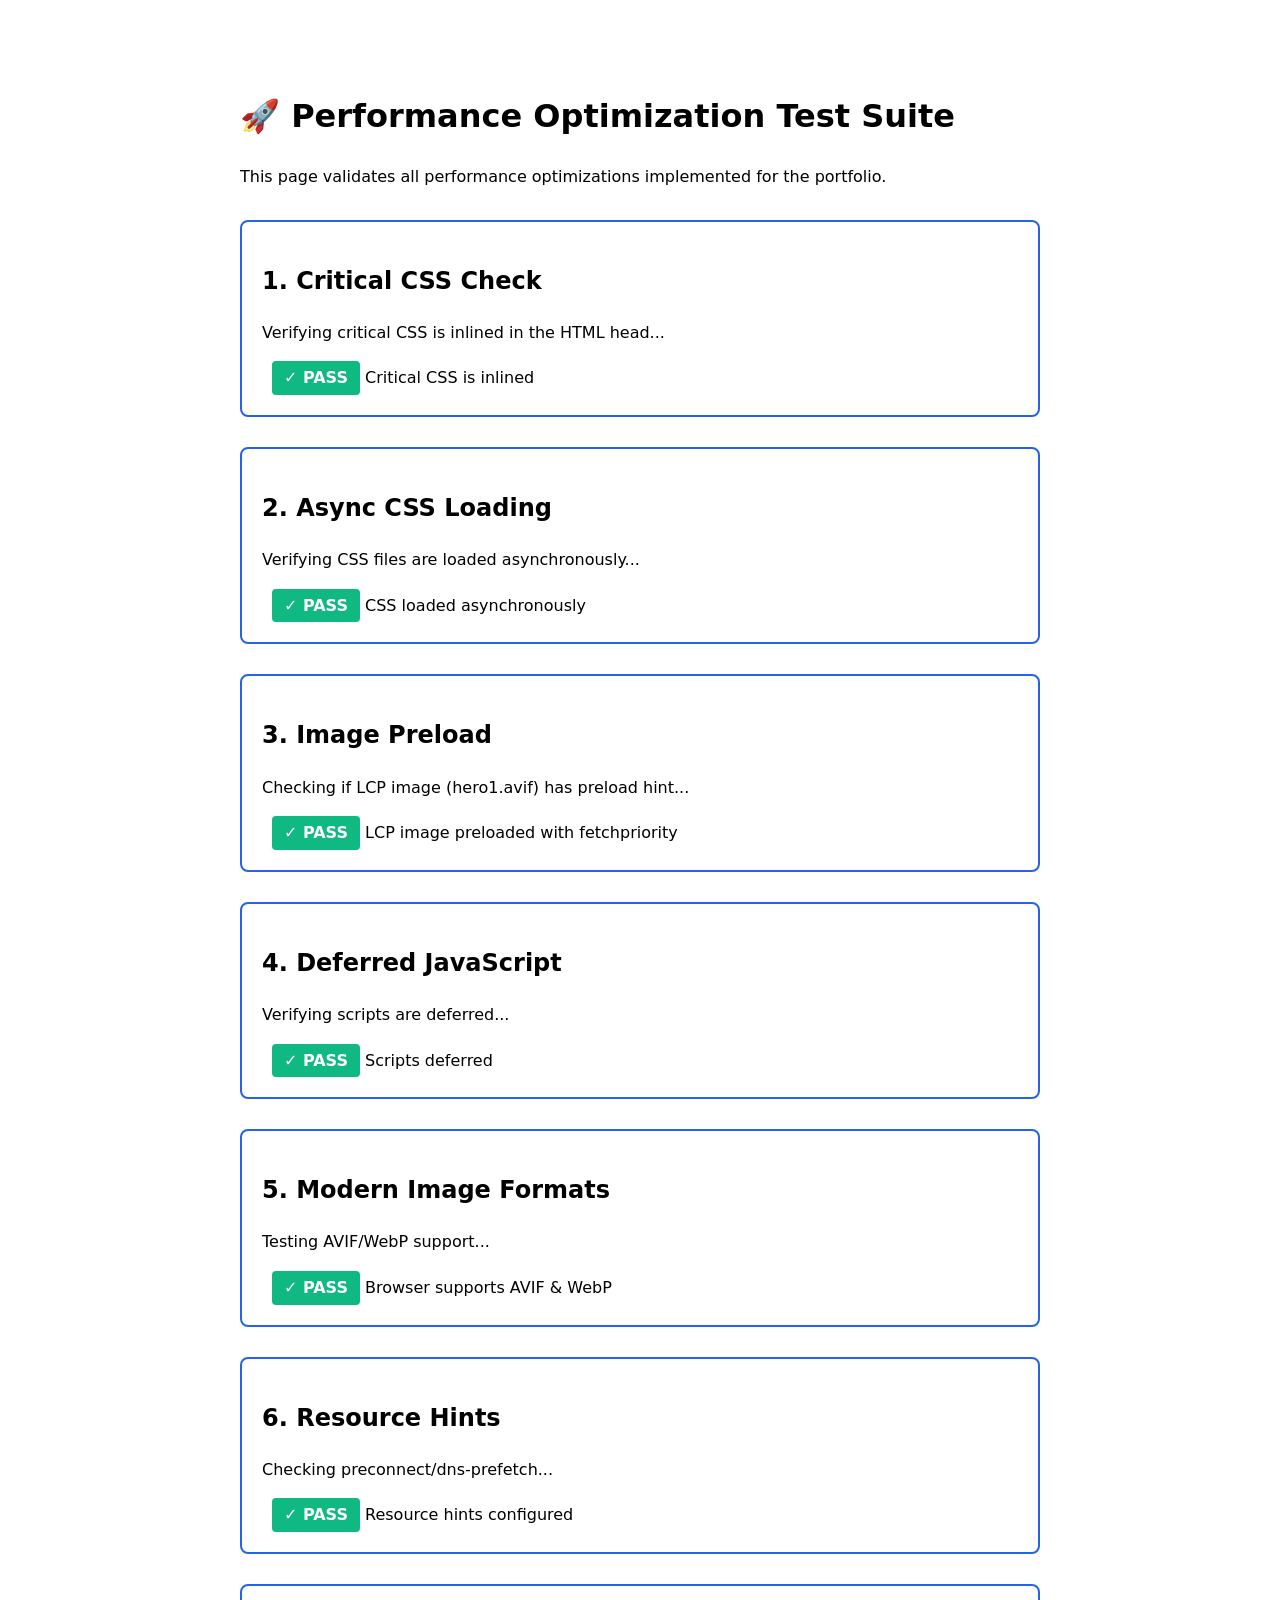
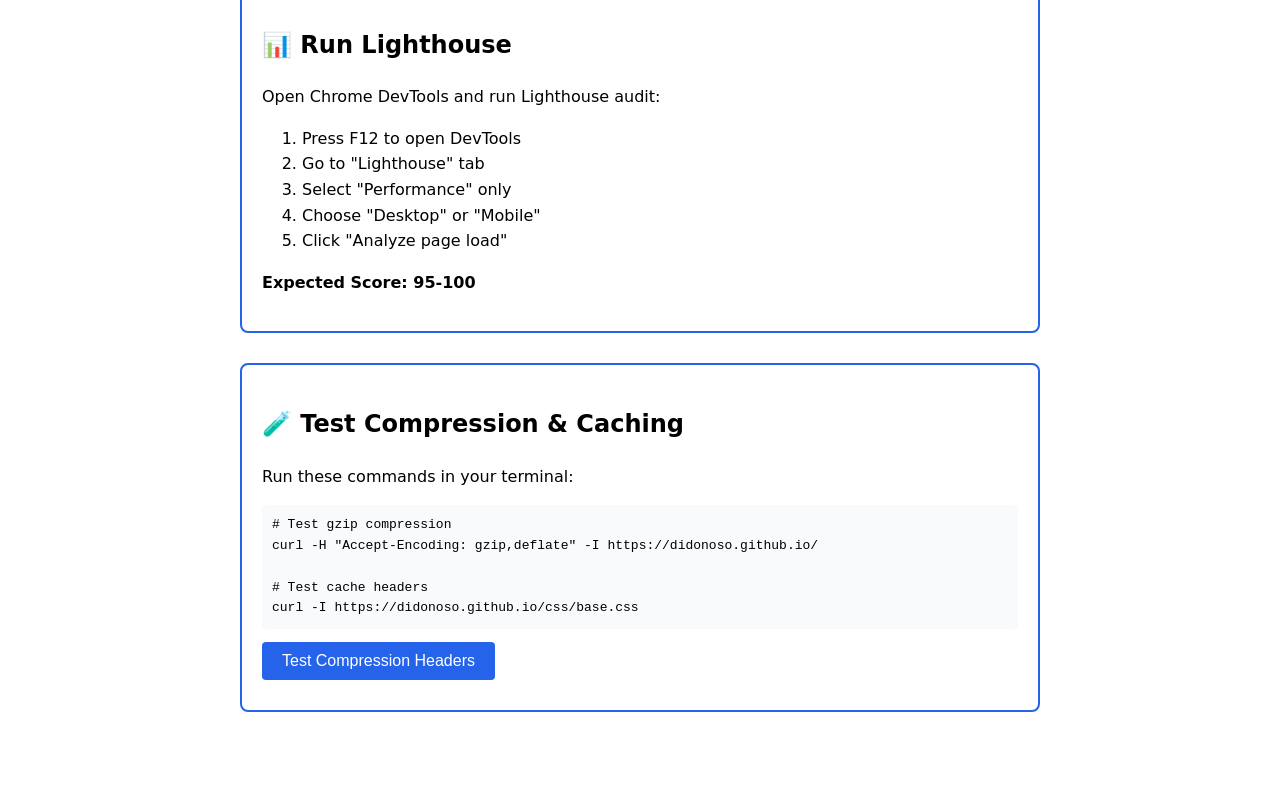
<file: performance-test.html>
<!DOCTYPE html>
<html lang="en">
<head>
    <meta charset="UTF-8">
    <meta name="viewport" content="width=device-width, initial-scale=1.0">
    <title>Performance Test - Diego Donoso Portfolio</title>
    <style>
        body {
            font-family: system-ui, -apple-system, sans-serif;
            max-width: 800px;
            margin: 50px auto;
            padding: 20px;
            line-height: 1.6;
        }
        .test-section {
            margin: 30px 0;
            padding: 20px;
            border: 2px solid #2563eb;
            border-radius: 8px;
        }
        .status {
            display: inline-block;
            padding: 4px 12px;
            border-radius: 4px;
            font-weight: bold;
            margin-left: 10px;
        }
        .pass { background: #10b981; color: white; }
        .fail { background: #ef4444; color: white; }
        .pending { background: #f59e0b; color: white; }
        button {
            background: #2563eb;
            color: white;
            padding: 10px 20px;
            border: none;
            border-radius: 4px;
            cursor: pointer;
            font-size: 16px;
        }
        button:hover {
            background: #1d4ed8;
        }
        pre {
            background: #f8fafc;
            padding: 10px;
            border-radius: 4px;
            overflow-x: auto;
        }
    </style>
</head>
<body>
    <h1>🚀 Performance Optimization Test Suite</h1>
    <p>This page validates all performance optimizations implemented for the portfolio.</p>
    
    <div class="test-section">
        <h2>1. Critical CSS Check</h2>
        <p>Verifying critical CSS is inlined in the HTML head...</p>
        <div id="critical-css-result">
            <span class="status pending">TESTING</span>
        </div>
    </div>

    <div class="test-section">
        <h2>2. Async CSS Loading</h2>
        <p>Verifying CSS files are loaded asynchronously...</p>
        <div id="async-css-result">
            <span class="status pending">TESTING</span>
        </div>
    </div>

    <div class="test-section">
        <h2>3. Image Preload</h2>
        <p>Checking if LCP image (hero1.avif) has preload hint...</p>
        <div id="preload-result">
            <span class="status pending">TESTING</span>
        </div>
    </div>

    <div class="test-section">
        <h2>4. Deferred JavaScript</h2>
        <p>Verifying scripts are deferred...</p>
        <div id="defer-result">
            <span class="status pending">TESTING</span>
        </div>
    </div>

    <div class="test-section">
        <h2>5. Modern Image Formats</h2>
        <p>Testing AVIF/WebP support...</p>
        <div id="image-format-result">
            <span class="status pending">TESTING</span>
        </div>
    </div>

    <div class="test-section">
        <h2>6. Resource Hints</h2>
        <p>Checking preconnect/dns-prefetch...</p>
        <div id="resource-hints-result">
            <span class="status pending">TESTING</span>
        </div>
    </div>

    <div class="test-section">
        <h2>📊 Run Lighthouse</h2>
        <p>Open Chrome DevTools and run Lighthouse audit:</p>
        <ol>
            <li>Press F12 to open DevTools</li>
            <li>Go to "Lighthouse" tab</li>
            <li>Select "Performance" only</li>
            <li>Choose "Desktop" or "Mobile"</li>
            <li>Click "Analyze page load"</li>
        </ol>
        <p><strong>Expected Score: 95-100</strong></p>
    </div>

    <div class="test-section">
        <h2>🧪 Test Compression & Caching</h2>
        <p>Run these commands in your terminal:</p>
        <pre><code># Test gzip compression
curl -H "Accept-Encoding: gzip,deflate" -I https://didonoso.github.io/

# Test cache headers
curl -I https://didonoso.github.io/css/base.css</code></pre>
        <button onclick="testCompression()">Test Compression Headers</button>
        <div id="compression-result" style="margin-top: 10px;"></div>
    </div>

    <script>
        // Run tests when page loads
        window.addEventListener('DOMContentLoaded', function() {
            runAllTests();
        });

        async function runAllTests() {
            await testCriticalCSS();
            await testAsyncCSS();
            await testPreload();
            await testDefer();
            await testImageFormats();
            await testResourceHints();
        }

        async function testCriticalCSS() {
            const result = document.getElementById('critical-css-result');
            
            // Fetch index.html and check for inline styles
            try {
                const response = await fetch('../index.html');
                const html = await response.text();
                
                const hasInlineCSS = html.includes('<style>') && html.includes('Critical above-the-fold styles');
                const hasCSSVariables = html.includes('--color-primary') && html.includes(':root');
                
                if (hasInlineCSS && hasCSSVariables) {
                    result.innerHTML = '<span class="status pass">✓ PASS</span> Critical CSS is inlined';
                } else {
                    result.innerHTML = '<span class="status fail">✗ FAIL</span> Critical CSS not found';
                }
            } catch (error) {
                result.innerHTML = '<span class="status fail">✗ ERROR</span> Could not fetch index.html';
            }
        }

        async function testAsyncCSS() {
            const result = document.getElementById('async-css-result');
            
            try {
                const response = await fetch('../index.html');
                const html = await response.text();
                
                const hasPreload = html.includes('rel="preload"') && html.includes('as="style"');
                const hasOnload = html.includes('onload="this.onload=null;this.rel=\'stylesheet\'"');
                
                if (hasPreload && hasOnload) {
                    result.innerHTML = '<span class="status pass">✓ PASS</span> CSS loaded asynchronously';
                } else {
                    result.innerHTML = '<span class="status fail">✗ FAIL</span> CSS not async';
                }
            } catch (error) {
                result.innerHTML = '<span class="status fail">✗ ERROR</span> Test failed';
            }
        }

        async function testPreload() {
            const result = document.getElementById('preload-result');
            
            try {
                const response = await fetch('../index.html');
                const html = await response.text();
                
                const hasImagePreload = html.includes('rel="preload"') && 
                                       html.includes('as="image"') && 
                                       html.includes('hero1.avif');
                const hasFetchPriority = html.includes('fetchpriority="high"');
                
                if (hasImagePreload) {
                    result.innerHTML = '<span class="status pass">✓ PASS</span> LCP image preloaded' + 
                                      (hasFetchPriority ? ' with fetchpriority' : '');
                } else {
                    result.innerHTML = '<span class="status fail">✗ FAIL</span> Image preload missing';
                }
            } catch (error) {
                result.innerHTML = '<span class="status fail">✗ ERROR</span> Test failed';
            }
        }

        async function testDefer() {
            const result = document.getElementById('defer-result');
            
            try {
                const response = await fetch('../index.html');
                const html = await response.text();
                
                const hasDefer = html.includes('defer src="js/script.js"') && 
                                html.includes('defer src="https://cdn.jsdelivr.net');
                
                if (hasDefer) {
                    result.innerHTML = '<span class="status pass">✓ PASS</span> Scripts deferred';
                } else {
                    result.innerHTML = '<span class="status fail">✗ FAIL</span> Scripts not deferred';
                }
            } catch (error) {
                result.innerHTML = '<span class="status fail">✗ ERROR</span> Test failed';
            }
        }

        async function testImageFormats() {
            const result = document.getElementById('image-format-result');
            
            // Test AVIF support
            const avif = await testImageFormat('avif');
            const webp = await testImageFormat('webp');
            
            if (avif) {
                result.innerHTML = '<span class="status pass">✓ PASS</span> Browser supports AVIF & WebP';
            } else if (webp) {
                result.innerHTML = '<span class="status pass">✓ PASS</span> Browser supports WebP (AVIF fallback OK)';
            } else {
                result.innerHTML = '<span class="status fail">⚠ WARNING</span> Limited image format support';
            }
        }

        function testImageFormat(format) {
            return new Promise((resolve) => {
                const testImages = {
                    'avif': '[data-uri]',
                    'webp': '[data-uri]'
                };
                
                const img = new Image();
                img.onload = () => resolve(true);
                img.onerror = () => resolve(false);
                img.src = testImages[format];
            });
        }

        async function testResourceHints() {
            const result = document.getElementById('resource-hints-result');
            
            try {
                const response = await fetch('../index.html');
                const html = await response.text();
                
                const hasPreconnect = html.includes('rel="preconnect"') && html.includes('cdn.jsdelivr.net');
                const hasDNSPrefetch = html.includes('rel="dns-prefetch"');
                
                if (hasPreconnect && hasDNSPrefetch) {
                    result.innerHTML = '<span class="status pass">✓ PASS</span> Resource hints configured';
                } else {
                    result.innerHTML = '<span class="status fail">✗ FAIL</span> Resource hints missing';
                }
            } catch (error) {
                result.innerHTML = '<span class="status fail">✗ ERROR</span> Test failed';
            }
        }

        async function testCompression() {
            const result = document.getElementById('compression-result');
            result.innerHTML = '<p>Checking compression headers...</p>';
            
            try {
                const response = await fetch('../css/base.css');
                const headers = response.headers;
                
                const contentEncoding = headers.get('content-encoding');
                const cacheControl = headers.get('cache-control');
                
                let message = '<pre>';
                message += `Content-Encoding: ${contentEncoding || 'Not set'}\n`;
                message += `Cache-Control: ${cacheControl || 'Not set'}\n`;
                message += `Content-Type: ${headers.get('content-type') || 'Not set'}`;
                message += '</pre>';
                
                if (contentEncoding && (contentEncoding.includes('gzip') || contentEncoding.includes('br'))) {
                    message += '<p><span class="status pass">✓</span> Compression is enabled</p>';
                } else {
                    message += '<p><span class="status pending">⚠</span> Compression may not be configured (or already decompressed by browser)</p>';
                }
                
                result.innerHTML = message;
            } catch (error) {
                result.innerHTML = '<p><span class="status fail">✗</span> Error testing compression</p>';
            }
        }
    </script>
</body>
</html>
</file>
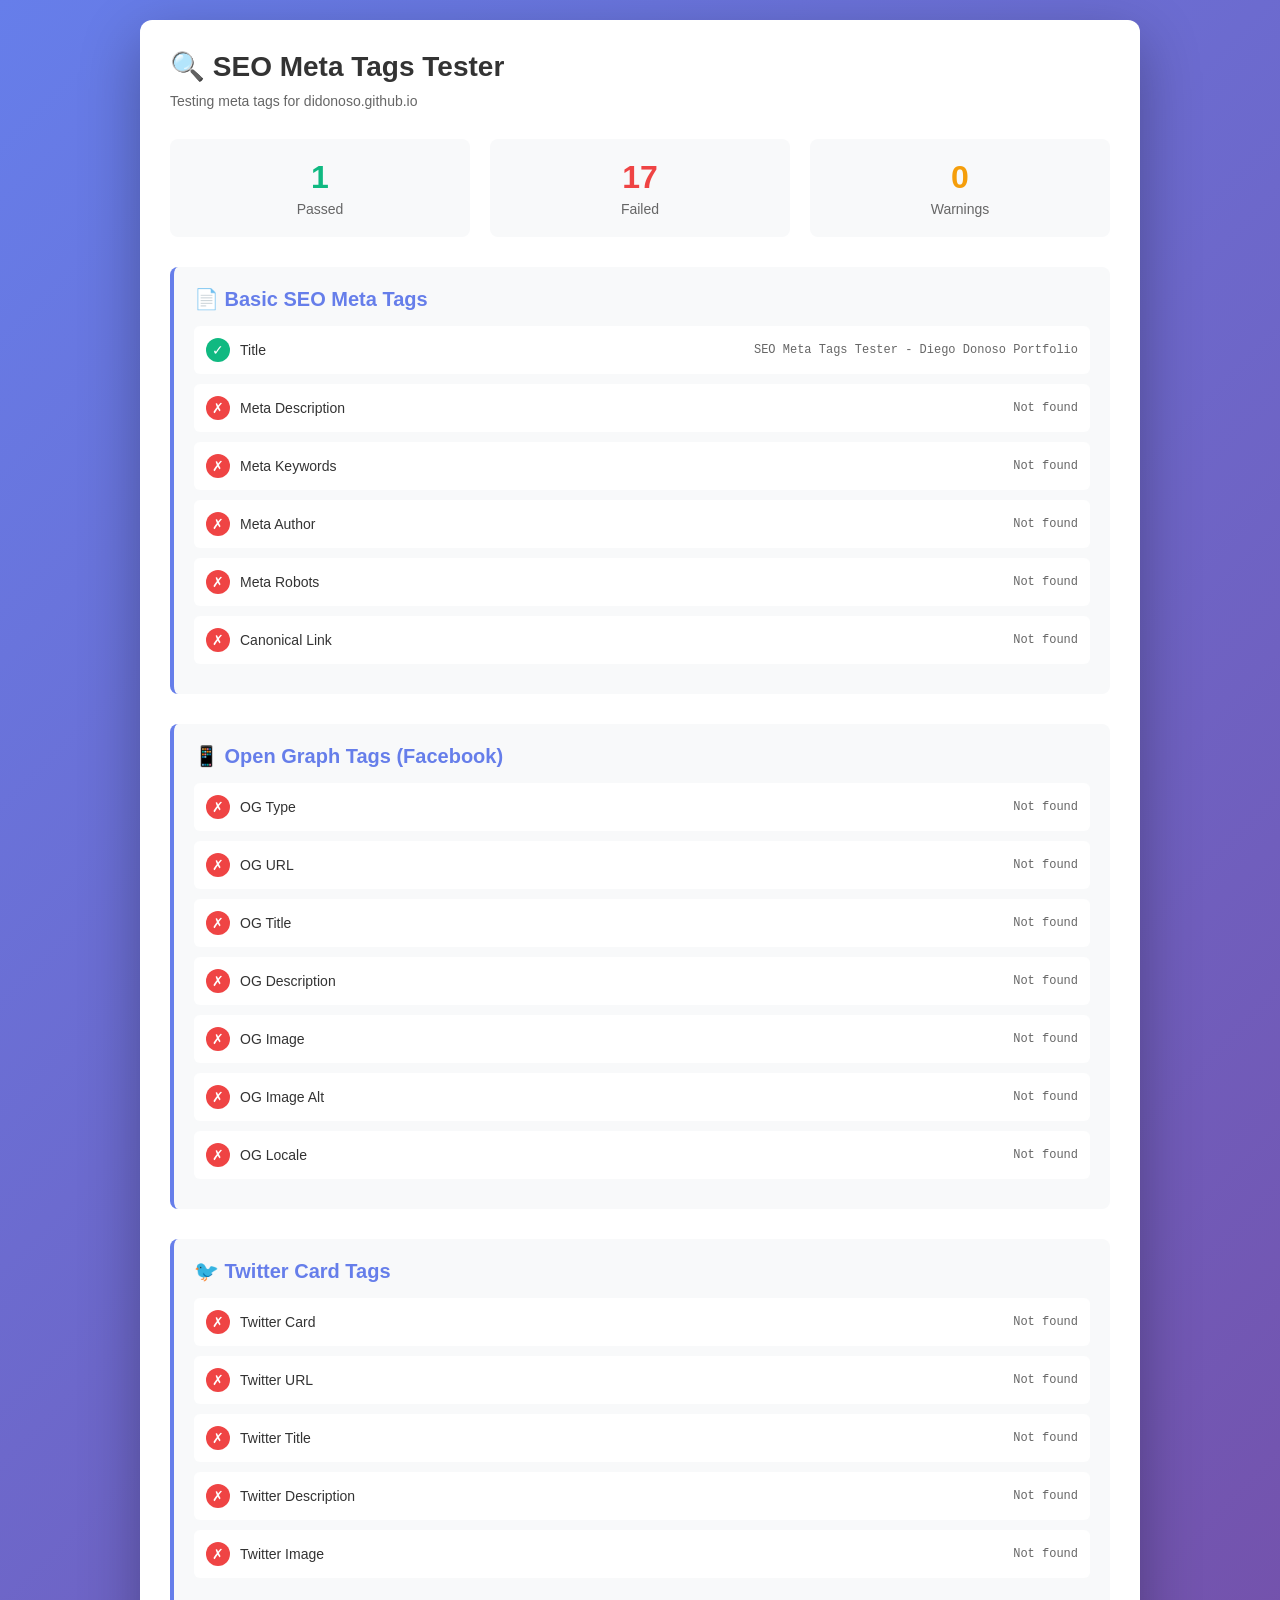
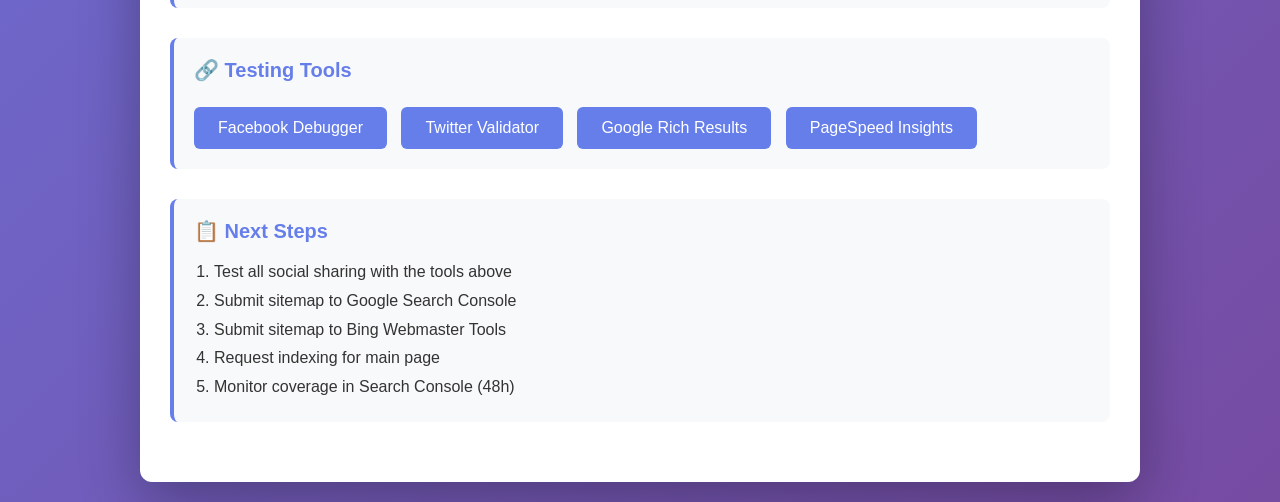
<file: test-seo.html>
<!DOCTYPE html>
<html lang="en">
<head>
    <meta charset="UTF-8">
    <meta name="viewport" content="width=device-width, initial-scale=1.0">
    <title>SEO Meta Tags Tester - Diego Donoso Portfolio</title>
    <style>
        * {
            margin: 0;
            padding: 0;
            box-sizing: border-box;
        }
        
        body {
            font-family: -apple-system, BlinkMacSystemFont, 'Segoe UI', sans-serif;
            background: linear-gradient(135deg, #667eea 0%, #764ba2 100%);
            padding: 20px;
            min-height: 100vh;
        }
        
        .container {
            max-width: 1000px;
            margin: 0 auto;
            background: white;
            border-radius: 12px;
            padding: 30px;
            box-shadow: 0 20px 60px rgba(0,0,0,0.3);
        }
        
        h1 {
            color: #333;
            margin-bottom: 10px;
            font-size: 28px;
        }
        
        .subtitle {
            color: #666;
            margin-bottom: 30px;
            font-size: 14px;
        }
        
        .section {
            margin-bottom: 30px;
            padding: 20px;
            background: #f8f9fa;
            border-radius: 8px;
            border-left: 4px solid #667eea;
        }
        
        .section h2 {
            color: #667eea;
            margin-bottom: 15px;
            font-size: 20px;
        }
        
        .test-item {
            margin: 10px 0;
            padding: 12px;
            background: white;
            border-radius: 6px;
            display: flex;
            align-items: center;
            gap: 10px;
        }
        
        .status {
            width: 24px;
            height: 24px;
            border-radius: 50%;
            display: flex;
            align-items: center;
            justify-content: center;
            font-size: 14px;
            flex-shrink: 0;
        }
        
        .status.pass {
            background: #10b981;
            color: white;
        }
        
        .status.fail {
            background: #ef4444;
            color: white;
        }
        
        .status.warn {
            background: #f59e0b;
            color: white;
        }
        
        .test-label {
            flex: 1;
            color: #333;
            font-size: 14px;
        }
        
        .test-value {
            color: #666;
            font-size: 12px;
            font-family: monospace;
            max-width: 400px;
            overflow: hidden;
            text-overflow: ellipsis;
            white-space: nowrap;
        }
        
        .summary {
            display: flex;
            gap: 20px;
            margin-bottom: 30px;
        }
        
        .stat {
            flex: 1;
            padding: 20px;
            background: #f8f9fa;
            border-radius: 8px;
            text-align: center;
        }
        
        .stat-number {
            font-size: 32px;
            font-weight: bold;
            margin-bottom: 5px;
        }
        
        .stat-label {
            color: #666;
            font-size: 14px;
        }
        
        .pass-color { color: #10b981; }
        .fail-color { color: #ef4444; }
        .warn-color { color: #f59e0b; }
        
        .btn {
            display: inline-block;
            padding: 12px 24px;
            background: #667eea;
            color: white;
            text-decoration: none;
            border-radius: 6px;
            font-weight: 500;
            margin-right: 10px;
            margin-top: 10px;
            transition: background 0.3s;
        }
        
        .btn:hover {
            background: #5568d3;
        }
        
        .tool-link {
            display: block;
            color: #667eea;
            text-decoration: none;
            margin: 5px 0;
            font-size: 14px;
        }
        
        .tool-link:hover {
            text-decoration: underline;
        }
    </style>
</head>
<body>
    <div class="container">
        <h1>🔍 SEO Meta Tags Tester</h1>
        <p class="subtitle">Testing meta tags for didonoso.github.io</p>
        
        <div class="summary" id="summary">
            <div class="stat">
                <div class="stat-number pass-color" id="passCount">0</div>
                <div class="stat-label">Passed</div>
            </div>
            <div class="stat">
                <div class="stat-number fail-color" id="failCount">0</div>
                <div class="stat-label">Failed</div>
            </div>
            <div class="stat">
                <div class="stat-number warn-color" id="warnCount">0</div>
                <div class="stat-label">Warnings</div>
            </div>
        </div>
        
        <div class="section">
            <h2>📄 Basic SEO Meta Tags</h2>
            <div id="basicTags"></div>
        </div>
        
        <div class="section">
            <h2>📱 Open Graph Tags (Facebook)</h2>
            <div id="ogTags"></div>
        </div>
        
        <div class="section">
            <h2>🐦 Twitter Card Tags</h2>
            <div id="twitterTags"></div>
        </div>
        
        <div class="section">
            <h2>🔗 Testing Tools</h2>
            <a href="https://developers.facebook.com/tools/debug/" target="_blank" class="btn">Facebook Debugger</a>
            <a href="https://cards-dev.twitter.com/validator" target="_blank" class="btn">Twitter Validator</a>
            <a href="https://search.google.com/test/rich-results" target="_blank" class="btn">Google Rich Results</a>
            <a href="https://pagespeed.web.dev/" target="_blank" class="btn">PageSpeed Insights</a>
        </div>
        
        <div class="section">
            <h2>📋 Next Steps</h2>
            <ol style="margin-left: 20px; color: #333; line-height: 1.8;">
                <li>Test all social sharing with the tools above</li>
                <li>Submit sitemap to Google Search Console</li>
                <li>Submit sitemap to Bing Webmaster Tools</li>
                <li>Request indexing for main page</li>
                <li>Monitor coverage in Search Console (48h)</li>
            </ol>
        </div>
    </div>
    
    <script>
        // Meta tag tests
        const tests = {
            basic: [
                { name: 'Title', selector: 'title', minLength: 30, maxLength: 60 },
                { name: 'Meta Description', selector: 'meta[name="description"]', attr: 'content', minLength: 50, maxLength: 160 },
                { name: 'Meta Keywords', selector: 'meta[name="keywords"]', attr: 'content' },
                { name: 'Meta Author', selector: 'meta[name="author"]', attr: 'content' },
                { name: 'Meta Robots', selector: 'meta[name="robots"]', attr: 'content' },
                { name: 'Canonical Link', selector: 'link[rel="canonical"]', attr: 'href' },
            ],
            og: [
                { name: 'OG Type', selector: 'meta[property="og:type"]', attr: 'content' },
                { name: 'OG URL', selector: 'meta[property="og:url"]', attr: 'content' },
                { name: 'OG Title', selector: 'meta[property="og:title"]', attr: 'content' },
                { name: 'OG Description', selector: 'meta[property="og:description"]', attr: 'content' },
                { name: 'OG Image', selector: 'meta[property="og:image"]', attr: 'content', checkImage: true },
                { name: 'OG Image Alt', selector: 'meta[property="og:image:alt"]', attr: 'content' },
                { name: 'OG Locale', selector: 'meta[property="og:locale"]', attr: 'content' },
            ],
            twitter: [
                { name: 'Twitter Card', selector: 'meta[name="twitter:card"]', attr: 'content' },
                { name: 'Twitter URL', selector: 'meta[name="twitter:url"]', attr: 'content' },
                { name: 'Twitter Title', selector: 'meta[name="twitter:title"]', attr: 'content' },
                { name: 'Twitter Description', selector: 'meta[name="twitter:description"]', attr: 'content' },
                { name: 'Twitter Image', selector: 'meta[name="twitter:image"]', attr: 'content', checkImage: true },
            ]
        };
        
        let passCount = 0, failCount = 0, warnCount = 0;
        
        function testMetaTag(test, container) {
            const element = document.querySelector(test.selector);
            const div = document.createElement('div');
            div.className = 'test-item';
            
            let status = 'fail';
            let icon = '✗';
            let value = 'Not found';
            
            if (element) {
                value = test.attr ? element.getAttribute(test.attr) : element.textContent;
                
                if (value) {
                    status = 'pass';
                    icon = '✓';
                    
                    // Length checks
                    if (test.minLength && value.length < test.minLength) {
                        status = 'warn';
                        icon = '⚠';
                        value += ` (Too short: ${value.length}/${test.minLength})`;
                    }
                    
                    if (test.maxLength && value.length > test.maxLength) {
                        status = 'warn';
                        icon = '⚠';
                        value += ` (Too long: ${value.length}/${test.maxLength})`;
                    }
                } else {
                    status = 'fail';
                    icon = '✗';
                    value = 'Empty value';
                }
            }
            
            if (status === 'pass') passCount++;
            else if (status === 'fail') failCount++;
            else if (status === 'warn') warnCount++;
            
            div.innerHTML = `
                <div class="status ${status}">${icon}</div>
                <div class="test-label">${test.name}</div>
                <div class="test-value">${value}</div>
            `;
            
            container.appendChild(div);
        }
        
        // Run tests
        tests.basic.forEach(test => testMetaTag(test, document.getElementById('basicTags')));
        tests.og.forEach(test => testMetaTag(test, document.getElementById('ogTags')));
        tests.twitter.forEach(test => testMetaTag(test, document.getElementById('twitterTags')));
        
        // Update summary
        document.getElementById('passCount').textContent = passCount;
        document.getElementById('failCount').textContent = failCount;
        document.getElementById('warnCount').textContent = warnCount;
        
        // Log results
        console.log('✅ SEO Test Results:', {
            passed: passCount,
            failed: failCount,
            warnings: warnCount,
            total: passCount + failCount + warnCount
        });
    </script>
</body>
</html>
</file>
